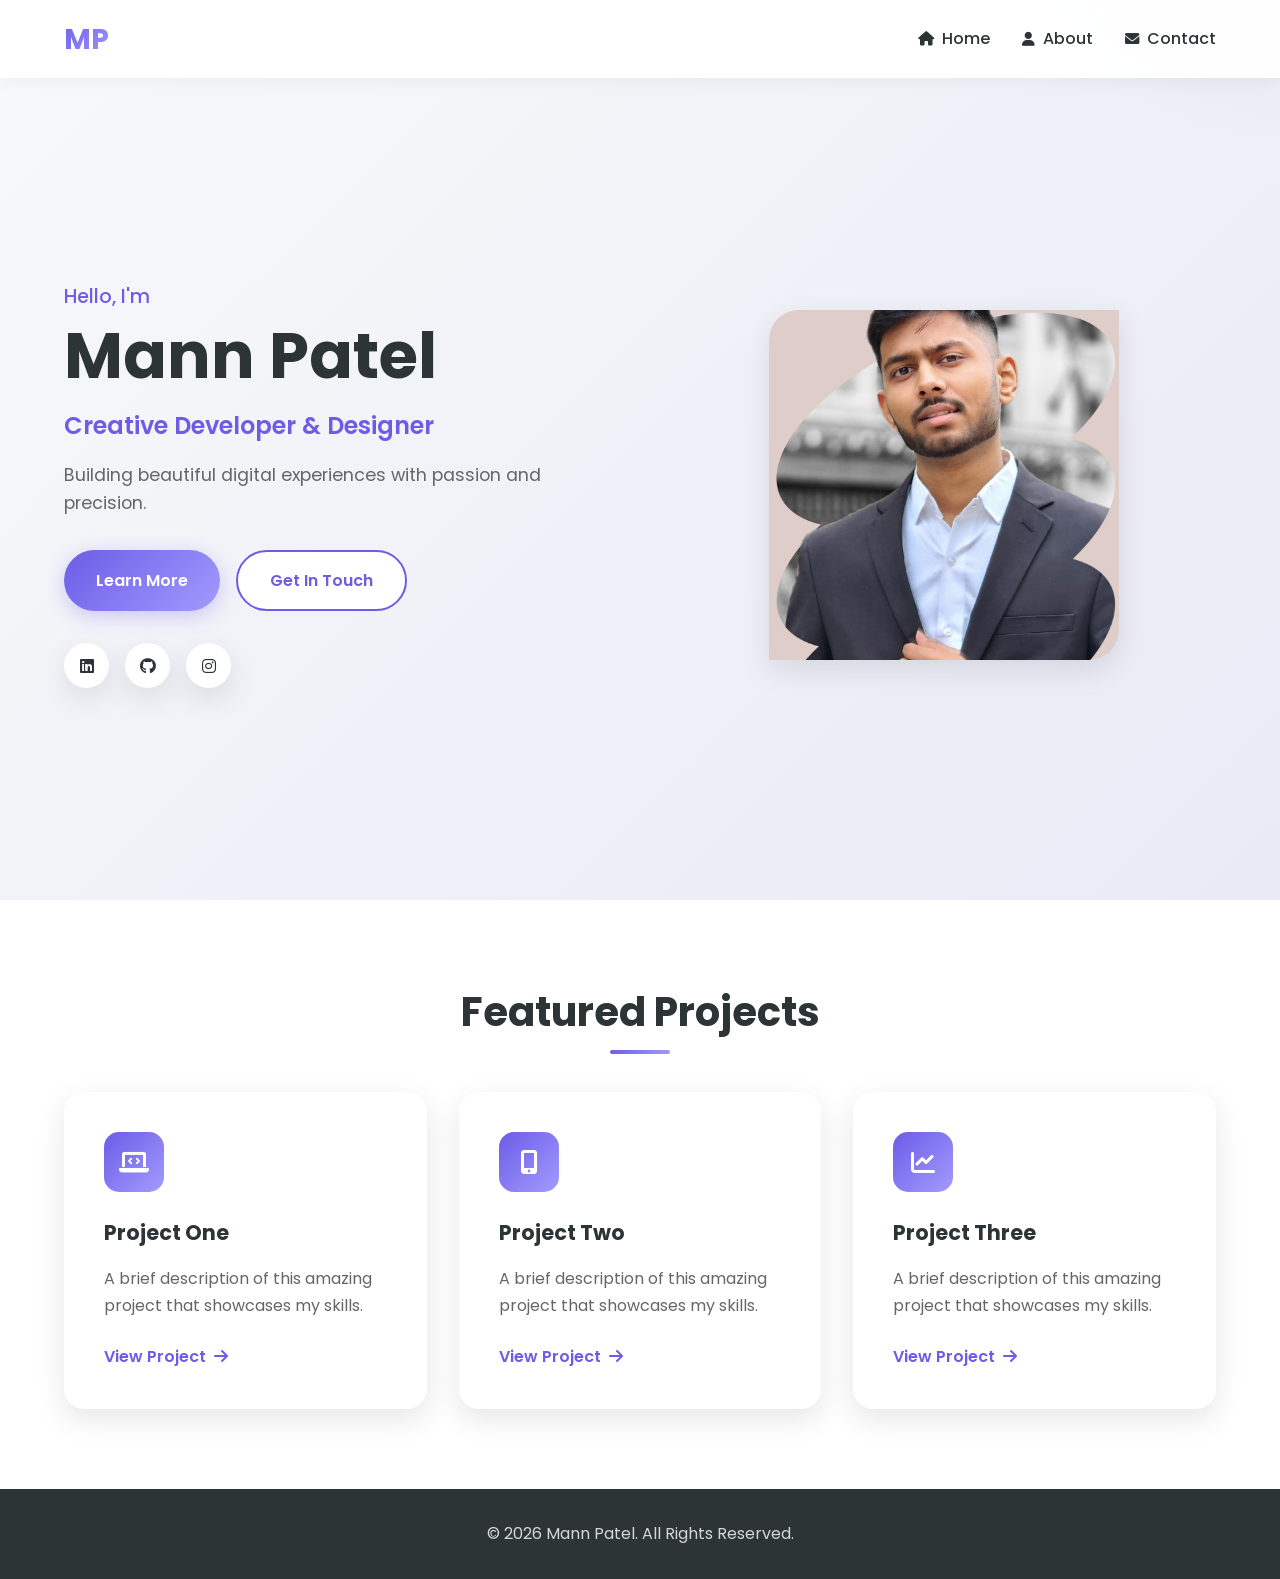
<file: index.html>
<!DOCTYPE html>
<html lang="en">
<head>
    <meta charset="UTF-8">
    <meta name="viewport" content="width=device-width, initial-scale=1.0">
    <title>Mann Patel | Portfolio</title>
    <link rel="stylesheet" href="style.css">
    <link rel="preconnect" href="https://fonts.googleapis.com">
    <link rel="preconnect" href="https://fonts.gstatic.com" crossorigin>
    <link href="https://fonts.googleapis.com/css2?family=Poppins:wght@300;400;600;700&display=swap" rel="stylesheet">
    <link rel="stylesheet" href="https://cdnjs.cloudflare.com/ajax/libs/font-awesome/6.0.0/css/all.min.css">
</head>
<body>
    <header>
        <nav class="navbar">
            <div class="logo">MP</div>
            <ul class="nav-links">
                <li><a href="index.html"><i class="fas fa-home"></i> Home</a></li>
                <li><a href="about.html"><i class="fas fa-user"></i> About</a></li>
                <li><a href="contact.html"><i class="fas fa-envelope"></i> Contact</a></li>
            </ul>
            <div class="hamburger">
                <span></span>
                <span></span>
                <span></span>
            </div>
        </nav>
    </header>
    
    <section class="hero">
        <div class="hero-container">
            <div class="hero-text">
                <p class="greeting">Hello, I'm</p>
                <h1>Mann Patel</h1>
                <p class="tagline">Creative Developer & Designer</p>
                <p class="description">Building beautiful digital experiences with passion and precision.</p>
                <div class="hero-buttons">
                    <a href="about.html" class="btn btn-primary">Learn More</a>
                    <a href="contact.html" class="btn btn-secondary">Get In Touch</a>
                </div>
                <div class="social-links">
                    <a href="https://www.linkedin.com/in/mann-patel-545b58231/" target="_blank"><i class="fab fa-linkedin"></i></a>
                    <a href="https://github.com/mp271102" target="_blank"><i class="fab fa-github"></i></a>
                    <a href="https://www.instagram.com/__patel_.27_/" target="_blank"><i class="fab fa-instagram"></i></a>
                </div>
            </div>
            <div class="hero-image">
                <div class="image-frame">
                    <img src="images/myself.jpeg" alt="Mann Patel">
                </div>
            </div>
        </div>
    </section>

    <section class="featured">
        <h2>Featured Projects</h2>
        <div class="projects-grid">
            <div class="project-card">
                <div class="project-icon">
                    <i class="fas fa-laptop-code"></i>
                </div>
                <h3>Project One</h3>
                <p>A brief description of this amazing project that showcases my skills.</p>
                <a href="#" class="project-link">View Project <i class="fas fa-arrow-right"></i></a>
            </div>
            <div class="project-card">
                <div class="project-icon">
                    <i class="fas fa-mobile-alt"></i>
                </div>
                <h3>Project Two</h3>
                <p>A brief description of this amazing project that showcases my skills.</p>
                <a href="#" class="project-link">View Project <i class="fas fa-arrow-right"></i></a>
            </div>
            <div class="project-card">
                <div class="project-icon">
                    <i class="fas fa-chart-line"></i>
                </div>
                <h3>Project Three</h3>
                <p>A brief description of this amazing project that showcases my skills.</p>
                <a href="#" class="project-link">View Project <i class="fas fa-arrow-right"></i></a>
            </div>
        </div>
    </section>

    <footer>
        <p>&copy; 2026 Mann Patel. All Rights Reserved.</p>
    </footer>
    
    <script src="script.js"></script>
</body>
</html>
</file>
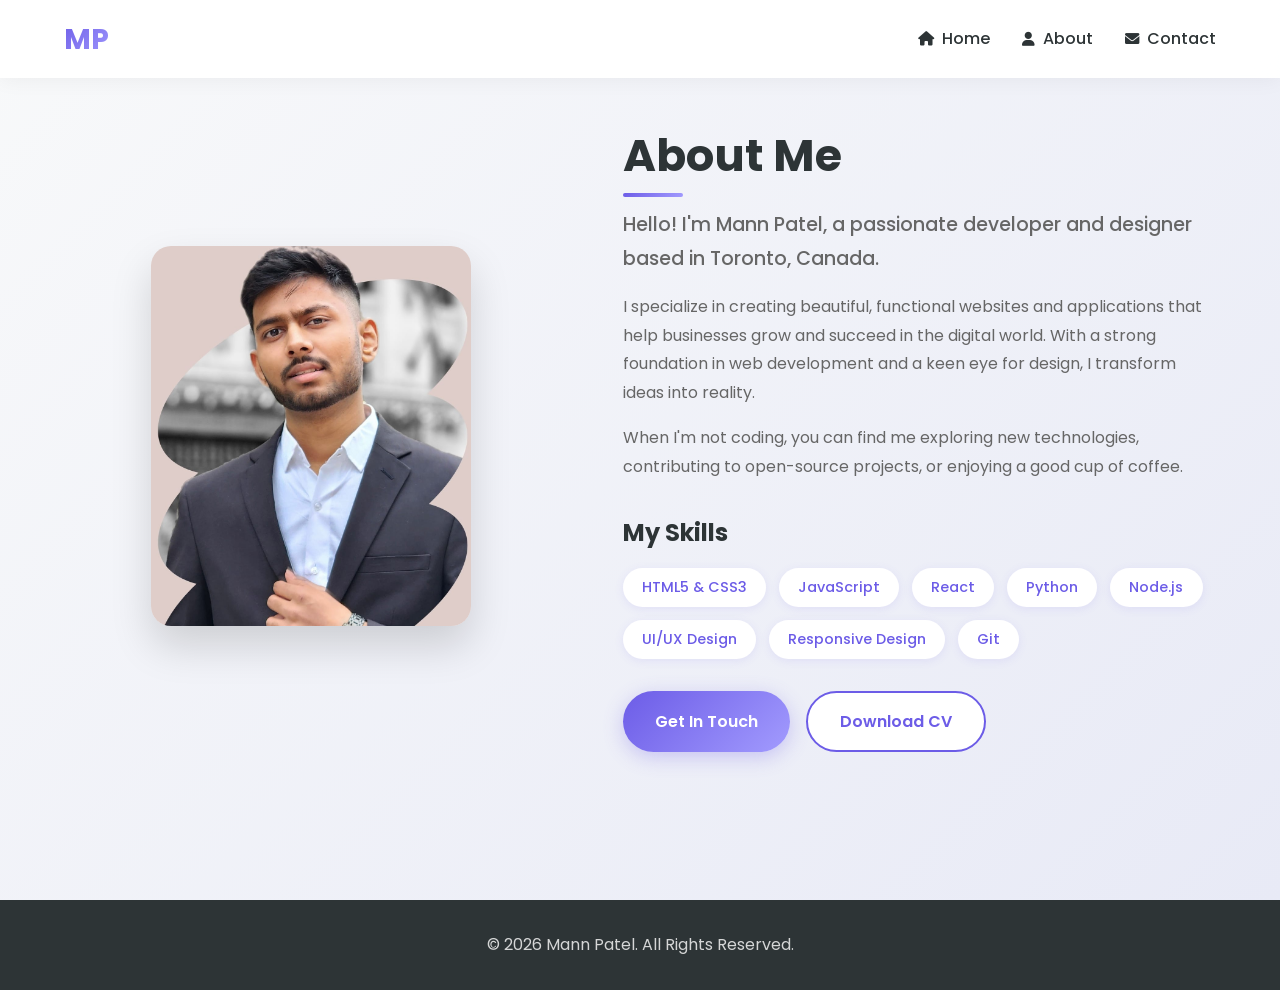
<file: about.html>
<!DOCTYPE html>
<html lang="en">
<head>
    <meta charset="UTF-8">
    <meta name="viewport" content="width=device-width, initial-scale=1.0">
    <title>About - Mann Patel Portfolio</title>
    <link rel="stylesheet" href="style.css">
    <link rel="preconnect" href="https://fonts.googleapis.com">
    <link rel="preconnect" href="https://fonts.gstatic.com" crossorigin>
    <link href="https://fonts.googleapis.com/css2?family=Poppins:wght@300;400;600;700&display=swap" rel="stylesheet">
    <link rel="stylesheet" href="https://cdnjs.cloudflare.com/ajax/libs/font-awesome/6.0.0/css/all.min.css">
</head>
<body>
    <header>
        <nav class="navbar">
            <div class="logo">MP</div>
            <ul class="nav-links">
                <li><a href="index.html"><i class="fas fa-home"></i> Home</a></li>
                <li><a href="about.html"><i class="fas fa-user"></i> About</a></li>
                <li><a href="contact.html"><i class="fas fa-envelope"></i> Contact</a></li>
            </ul>
            <div class="hamburger">
                <span></span>
                <span></span>
                <span></span>
            </div>
        </nav>
    </header>
    
    <section class="about">
        <div class="about-container">
            <div class="about-image">
                <div class="image-wrapper">
                    <img src="images/myself.jpeg" alt="Mann Patel">
                </div>
            </div>
            <div class="about-text">
                <h1>About Me</h1>
                <p class="about-intro">Hello! I'm Mann Patel, a passionate developer and designer based in Toronto, Canada.</p>
                <p>I specialize in creating beautiful, functional websites and applications that help businesses grow and succeed in the digital world. With a strong foundation in web development and a keen eye for design, I transform ideas into reality.</p>
                <p>When I'm not coding, you can find me exploring new technologies, contributing to open-source projects, or enjoying a good cup of coffee.</p>
                
                <div class="skills">
                    <h2>My Skills</h2>
                    <ul class="skills-list">
                        <li>HTML5 & CSS3</li>
                        <li>JavaScript</li>
                        <li>React</li>
                        <li>Python</li>
                        <li>Node.js</li>
                        <li>UI/UX Design</li>
                        <li>Responsive Design</li>
                        <li>Git</li>
                    </ul>
                </div>
                
                <div class="about-buttons">
                    <a href="contact.html" class="btn btn-primary">Get In Touch</a>
                    <a href="#" class="btn btn-secondary">Download CV</a>
                </div>
            </div>
        </div>
    </section>

    <footer>
        <p>&copy; 2026 Mann Patel. All Rights Reserved.</p>
    </footer>
    
    <script src="script.js"></script>
</body>
</html>
</file>
<file: style.css>
/* Google Fonts */
@import url('https://fonts.googleapis.com/css2?family=Poppins:wght@300;400;600;700&display=swap');

/* CSS Variables */
:root {
    --primary-color: #2d3436;
    --secondary-color: #6c5ce7;
    --bg-light: #f8f9fa;
    --text-light: #f8f9fa;
    --text-dark: #2d3436;
    --gradient: linear-gradient(135deg, #6c5ce7 0%, #a29bfe 100%);
    --shadow: 0 10px 30px rgba(0, 0, 0, 0.1);
}

* {
    margin: 0;
    padding: 0;
    box-sizing: border-box;
}

body {
    font-family: 'Poppins', sans-serif;
    line-height: 1.6;
    overflow-x: hidden;
    background: var(--bg-light);
}

/* Header & Navigation */
header {
    background: rgba(255, 255, 255, 0.95);
    -webkit-backdrop-filter: blur(10px);
    backdrop-filter: blur(10px);
    padding: 1rem 5%;
    position: fixed;
    width: 100%;
    top: 0;
    z-index: 1000;
    box-shadow: 0 2px 20px rgba(0, 0, 0, 0.05);
}

.navbar {
    display: flex;
    justify-content: space-between;
    align-items: center;
    max-width: 1200px;
    margin: 0 auto;
}

.logo {
    font-size: 1.8rem;
    font-weight: 700;
    background: var(--gradient);
    -webkit-background-clip: text;
    -webkit-text-fill-color: transparent;
    background-clip: text;
}

.nav-links {
    display: flex;
    list-style: none;
    gap: 2rem;
}

.nav-links a {
    text-decoration: none;
    color: var(--text-dark);
    font-weight: 500;
    transition: all 0.3s ease;
    display: flex;
    align-items: center;
    gap: 0.5rem;
}

.nav-links a:hover {
    color: var(--secondary-color);
}

.nav-links i {
    font-size: 0.9rem;
}

/* Hamburger Menu */
.hamburger {
    display: none;
    cursor: pointer;
    flex-direction: column;
    gap: 5px;
}

.hamburger span {
    width: 25px;
    height: 3px;
    background: var(--primary-color);
    transition: all 0.3s ease;
}

/* Hero Section */
.hero {
    min-height: 100vh;
    display: flex;
    align-items: center;
    padding: 120px 5% 50px;
    background: linear-gradient(135deg, #f8f9fa 0%, #e8eaf6 100%);
    position: relative;
    overflow: hidden;
}

.hero::before {
    content: '';
    position: absolute;
    top: -50%;
    right: -20%;
    width: 600px;
    height: 600px;
    background: radial-gradient(circle, rgba(108, 92, 231, 0.1) 0%, transparent 70%);
    border-radius: 50%;
}

.hero-container {
    display: flex;
    align-items: center;
    justify-content: space-between;
    max-width: 1200px;
    margin: 0 auto;
    width: 100%;
    gap: 4rem;
}

.hero-text {
    flex: 1;
    animation: slideLeft 1s ease-out;
}

@keyframes slideLeft {
    from {
        opacity: 0;
        transform: translateX(-50px);
    }
    to {
        opacity: 1;
        transform: translateX(0);
    }
}

.greeting {
    font-size: 1.2rem;
    color: var(--secondary-color);
    font-weight: 500;
    margin-bottom: 0.5rem;
}

.hero-text h1 {
    font-size: 4rem;
    font-weight: 700;
    color: var(--primary-color);
    line-height: 1.1;
    margin-bottom: 1rem;
}

.hero-text .tagline {
    font-size: 1.5rem;
    color: var(--secondary-color);
    font-weight: 600;
    margin-bottom: 1rem;
}

.hero-text .description {
    font-size: 1.1rem;
    color: #666;
    margin-bottom: 2rem;
    max-width: 500px;
}

.hero-buttons {
    display: flex;
    gap: 1rem;
    margin-bottom: 2rem;
}

.btn {
    padding: 1rem 2rem;
    text-decoration: none;
    border-radius: 50px;
    font-weight: 600;
    transition: all 0.3s ease;
    display: inline-flex;
    align-items: center;
    gap: 0.5rem;
}

.btn-primary {
    background: var(--gradient);
    color: white;
    box-shadow: 0 5px 20px rgba(108, 92, 231, 0.3);
}

.btn-primary:hover {
    transform: translateY(-3px);
    box-shadow: 0 8px 25px rgba(108, 92, 231, 0.4);
}

.btn-secondary {
    background: white;
    color: var(--secondary-color);
    border: 2px solid var(--secondary-color);
}

.btn-secondary:hover {
    background: var(--secondary-color);
    color: white;
    transform: translateY(-3px);
}

.social-links {
    display: flex;
    gap: 1rem;
}

.social-links a {
    width: 45px;
    height: 45px;
    border-radius: 50%;
    background: white;
    display: flex;
    align-items: center;
    justify-content: center;
    color: var(--primary-color);
    text-decoration: none;
    box-shadow: var(--shadow);
    transition: all 0.3s ease;
}

.social-links a:hover {
    background: var(--secondary-color);
    color: white;
    transform: translateY(-3px);
}

/* Hero Image */
.hero-image {
    flex: 1;
    display: flex;
    justify-content: center;
    animation: slideRight 1s ease-out;
}

@keyframes slideRight {
    from {
        opacity: 0;
        transform: translateX(50px);
    }
    to {
        opacity: 1;
        transform: translateX(0);
    }
}

.image-frame {
    position: relative;
    width: 350px;
    height: 350px;
}

.image-frame::before {
    content: '';
    position: absolute;
    top: -20px;
    left: -20px;
    right: 20px;
    bottom: 20px;
    border: 3px solid var(--secondary-color);
    border-radius: 30px 0 30px 0;
    z-index: -1;
}

.image-frame::after {
    content: '';
    position: absolute;
    top: 20px;
    left: 20px;
    right: -20px;
    bottom: -20px;
    background: var(--gradient);
    border-radius: 0 30px 0 30px;
    z-index: -2;
}

.image-frame img {
    width: 100%;
    height: 100%;
    object-fit: cover;
    border-radius: 30px 0 30px 0;
    box-shadow: var(--shadow);
}

/* Featured Projects */
.featured {
    padding: 80px 5%;
    background: white;
}

.featured h2 {
    text-align: center;
    font-size: 2.5rem;
    color: var(--primary-color);
    margin-bottom: 3rem;
    position: relative;
}

.featured h2::after {
    content: '';
    position: absolute;
    bottom: -10px;
    left: 50%;
    transform: translateX(-50%);
    width: 60px;
    height: 4px;
    background: var(--gradient);
    border-radius: 2px;
}

.projects-grid {
    display: grid;
    grid-template-columns: repeat(auto-fit, minmax(300px, 1fr));
    gap: 2rem;
    max-width: 1200px;
    margin: 0 auto;
}

.project-card {
    background: white;
    padding: 2.5rem;
    border-radius: 20px;
    box-shadow: var(--shadow);
    transition: all 0.3s ease;
    position: relative;
    overflow: hidden;
}

.project-card::before {
    content: '';
    position: absolute;
    top: 0;
    left: 0;
    width: 100%;
    height: 4px;
    background: var(--gradient);
    transform: scaleX(0);
    transform-origin: left;
    transition: transform 0.3s ease;
}

.project-card:hover {
    transform: translateY(-10px);
}

.project-card:hover::before {
    transform: scaleX(1);
}

.project-icon {
    width: 60px;
    height: 60px;
    background: var(--gradient);
    border-radius: 15px;
    display: flex;
    align-items: center;
    justify-content: center;
    margin-bottom: 1.5rem;
}

.project-icon i {
    font-size: 1.5rem;
    color: white;
}

.project-card h3 {
    color: var(--primary-color);
    margin-bottom: 1rem;
    font-size: 1.3rem;
}

.project-card p {
    color: #666;
    margin-bottom: 1.5rem;
    line-height: 1.7;
}

.project-link {
    text-decoration: none;
    color: var(--secondary-color);
    font-weight: 600;
    display: inline-flex;
    align-items: center;
    gap: 0.5rem;
    transition: gap 0.3s ease;
}

.project-link:hover {
    gap: 1rem;
}

/* About Section */
.about {
    padding: 120px 5% 80px;
    background: linear-gradient(135deg, #f8f9fa 0%, #e8eaf6 100%);
    min-height: 100vh;
}

.about-container {
    max-width: 1200px;
    margin: 0 auto;
    display: grid;
    grid-template-columns: 1fr 1.2fr;
    gap: 4rem;
    align-items: center;
}

.about-image {
    display: flex;
    justify-content: center;
}

.image-wrapper {
    position: relative;
    width: 320px;
    height: 380px;
    border-radius: 20px;
    overflow: hidden;
    box-shadow: 0 20px 40px rgba(0, 0, 0, 0.15);
    transition: transform 0.3s ease;
}

.image-wrapper:hover {
    transform: translateY(-10px);
}

.image-wrapper img {
    width: 100%;
    height: 100%;
    object-fit: cover;
}

.about-text h1 {
    font-size: 2.8rem;
    color: var(--primary-color);
    margin-bottom: 1rem;
    position: relative;
}

.about-text h1::after {
    content: '';
    position: absolute;
    bottom: -5px;
    left: 0;
    width: 60px;
    height: 4px;
    background: var(--gradient);
    border-radius: 2px;
}

.about-intro {
    font-size: 1.2rem;
    color: var(--secondary-color);
    font-weight: 500;
    margin-bottom: 1.5rem;
}

.about-text p {
    color: #666;
    margin-bottom: 1rem;
    line-height: 1.8;
}

.about-buttons {
    display: flex;
    gap: 1rem;
    margin-top: 2rem;
}

.skills {
    margin-top: 2rem;
}

.skills h2 {
    font-size: 1.5rem;
    color: var(--primary-color);
    margin-bottom: 1rem;
}

.skills-list {
    list-style: none;
    display: flex;
    flex-wrap: wrap;
    gap: 0.8rem;
}

.skills-list li {
    background: white;
    color: var(--secondary-color);
    padding: 0.5rem 1.2rem;
    border-radius: 25px;
    font-size: 0.9rem;
    font-weight: 500;
    box-shadow: 0 2px 10px rgba(108, 92, 231, 0.1);
}

/* Contact Section */
.contact {
    padding: 80px 5%;
    background: white;
}

.contact-container {
    max-width: 1200px;
    margin: 0 auto;
    display: grid;
    grid-template-columns: 1fr 1.5fr;
    gap: 4rem;
}

.contact-info h1 {
    font-size: 2.5rem;
    color: var(--primary-color);
    margin-bottom: 1.5rem;
}

.contact-info p {
    color: #666;
    margin-bottom: 2rem;
    line-height: 1.8;
}

.info-card {
    background: var(--bg-light);
    padding: 1.5rem;
    border-radius: 15px;
    margin-bottom: 1rem;
    display: flex;
    align-items: center;
    gap: 1rem;
    transition: all 0.3s ease;
}

.info-card:hover {
    transform: translateX(10px);
    box-shadow: var(--shadow);
}

.info-card i {
    width: 45px;
    height: 45px;
    background: var(--gradient);
    border-radius: 10px;
    display: flex;
    align-items: center;
    justify-content: center;
    color: white;
    font-size: 1.2rem;
}

.info-card h3 {
    font-size: 1rem;
    color: var(--primary-color);
    margin-bottom: 0.2rem;
}

.info-card p {
    color: #666;
    margin: 0;
    font-size: 0.9rem;
}

.contact-form {
    background: var(--bg-light);
    padding: 2.5rem;
    border-radius: 20px;
}

.form-group {
    margin-bottom: 1.5rem;
}

.form-group label {
    display: block;
    margin-bottom: 0.5rem;
    color: var(--primary-color);
    font-weight: 500;
}

.form-group input,
.form-group textarea {
    width: 100%;
    padding: 1rem;
    border: 2px solid transparent;
    border-radius: 10px;
    font-family: inherit;
    font-size: 1rem;
    background: white;
    transition: all 0.3s ease;
}

.form-group input:focus,
.form-group textarea:focus {
    outline: none;
    border-color: var(--secondary-color);
    box-shadow: 0 0 0 4px rgba(108, 92, 231, 0.1);
}

.form-group textarea {
    min-height: 150px;
    resize: vertical;
}

.submit-btn {
    padding: 1rem 2.5rem;
    border: none;
    background: var(--gradient);
    color: white;
    cursor: pointer;
    border-radius: 50px;
    font-size: 1rem;
    font-weight: 600;
    transition: all 0.3s ease;
    width: 100%;
}

.submit-btn:hover {
    transform: translateY(-3px);
    box-shadow: 0 10px 30px rgba(108, 92, 231, 0.3);
}

/* Footer */
footer {
    background: var(--primary-color);
    color: white;
    text-align: center;
    padding: 2rem;
}

footer p {
    opacity: 0.8;
}

/* Responsive Design */
@media (max-width: 968px) {
    .hero-container {
        flex-direction: column-reverse;
        text-align: center;
    }
    
    .hero-text h1 {
        font-size: 2.8rem;
    }
    
    .hero-text .description {
        margin: 0 auto 2rem;
    }
    
    .hero-buttons {
        justify-content: center;
    }
    
    .social-links {
        justify-content: center;
    }
    
    .image-frame {
        width: 280px;
        height: 280px;
    }
    
    .about-content,
    .contact-container {
        grid-template-columns: 1fr;
        gap: 2rem;
    }
}

@media (max-width: 768px) {
    .nav-links {
        position: fixed;
        top: 70px;
        right: -100%;
        background: white;
        flex-direction: column;
        width: 100%;
        padding: 2rem;
        box-shadow: 0 10px 20px rgba(0, 0, 0, 0.1);
        transition: right 0.3s ease;
    }
    
    .nav-links.active {
        right: 0;
    }
    
    .hamburger {
        display: flex;
    }
    
    .hero-text h1 {
        font-size: 2.2rem;
    }
    
    .hero-text .tagline {
        font-size: 1.2rem;
    }
    
    .projects-grid {
        grid-template-columns: 1fr;
    }
    
    .about-container {
        grid-template-columns: 1fr;
        text-align: center;
    }
    
    .about-image {
        order: -1;
    }
    
    .image-wrapper {
        width: 260px;
        height: 320px;
    }
    
    .about-text h1 {
        font-size: 2.2rem;
    }
    
    .about-text h1::after {
        left: 50%;
        transform: translateX(-50%);
    }
    
    .about-buttons {
        justify-content: center;
    }
    
    .contact-container {
        grid-template-columns: 1fr;
    }
    
    .contact-info h1 {
        font-size: 2rem;
    }
}
</file>
